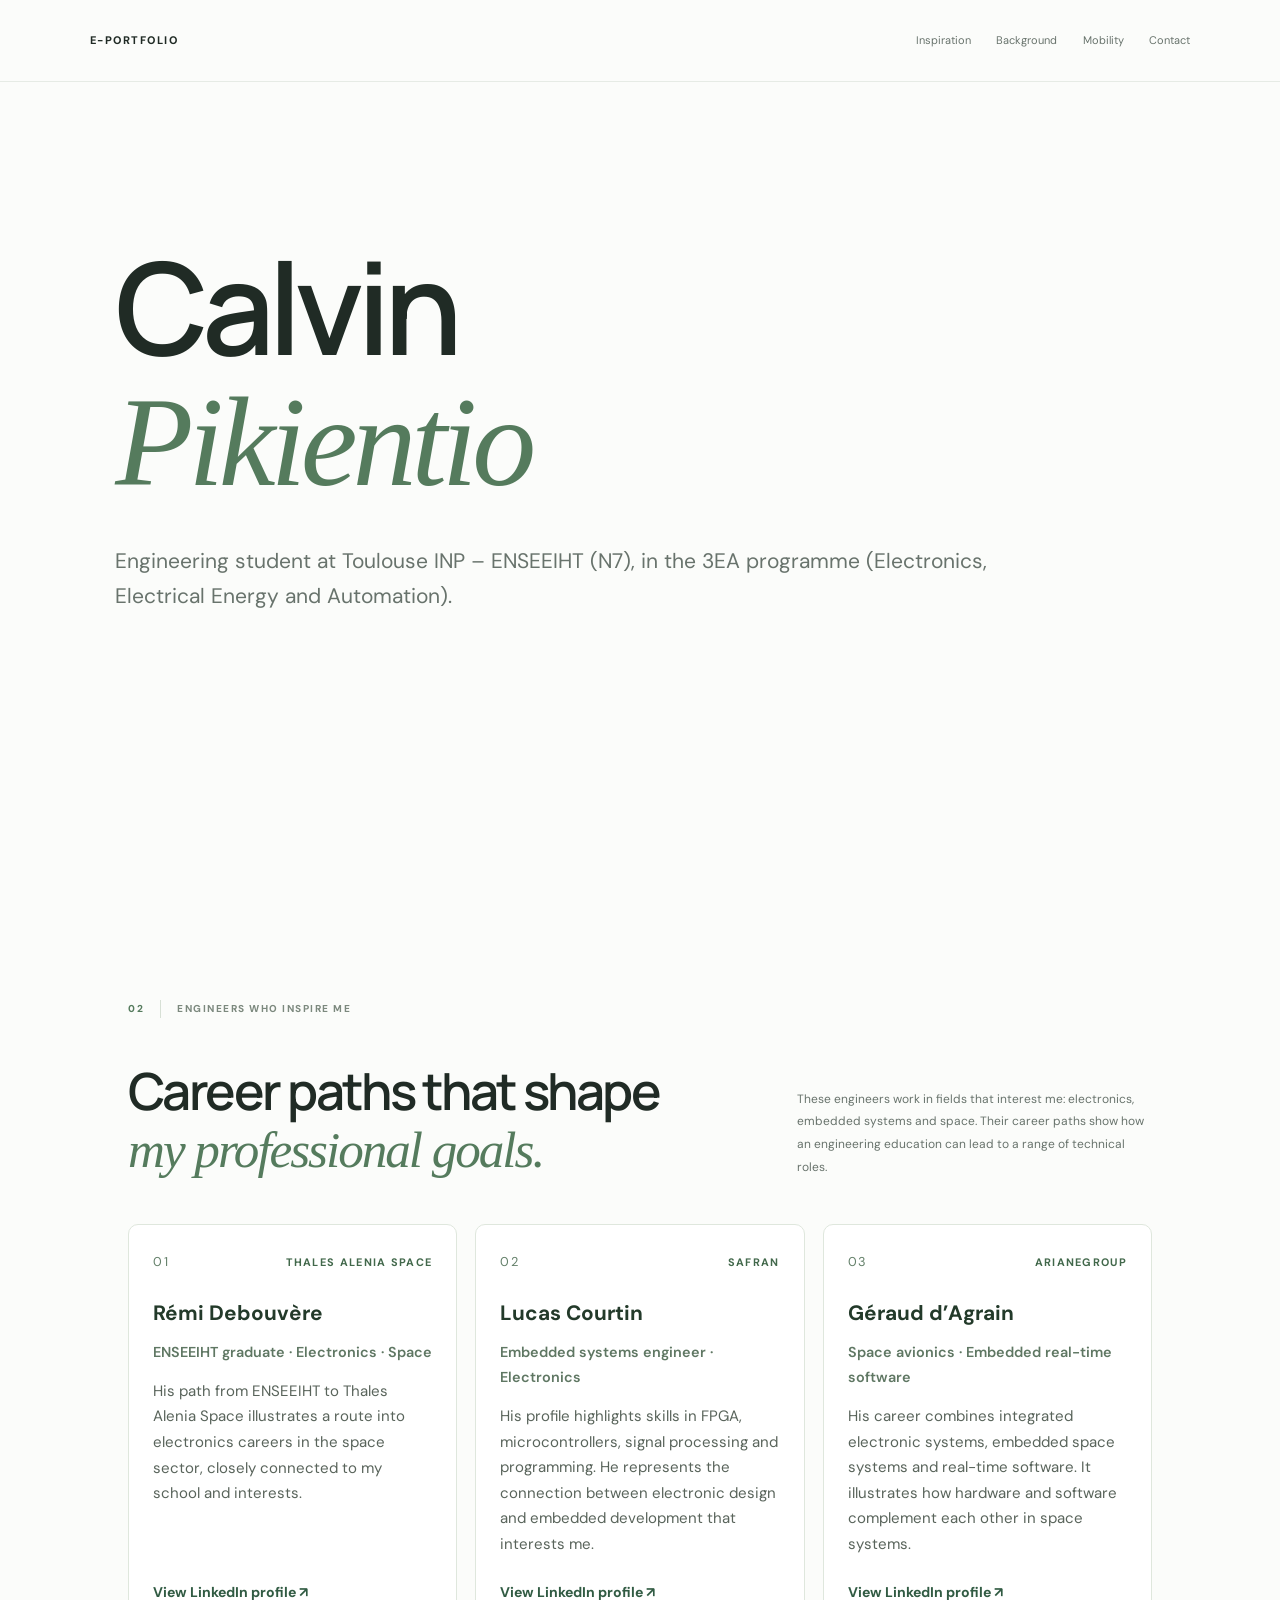
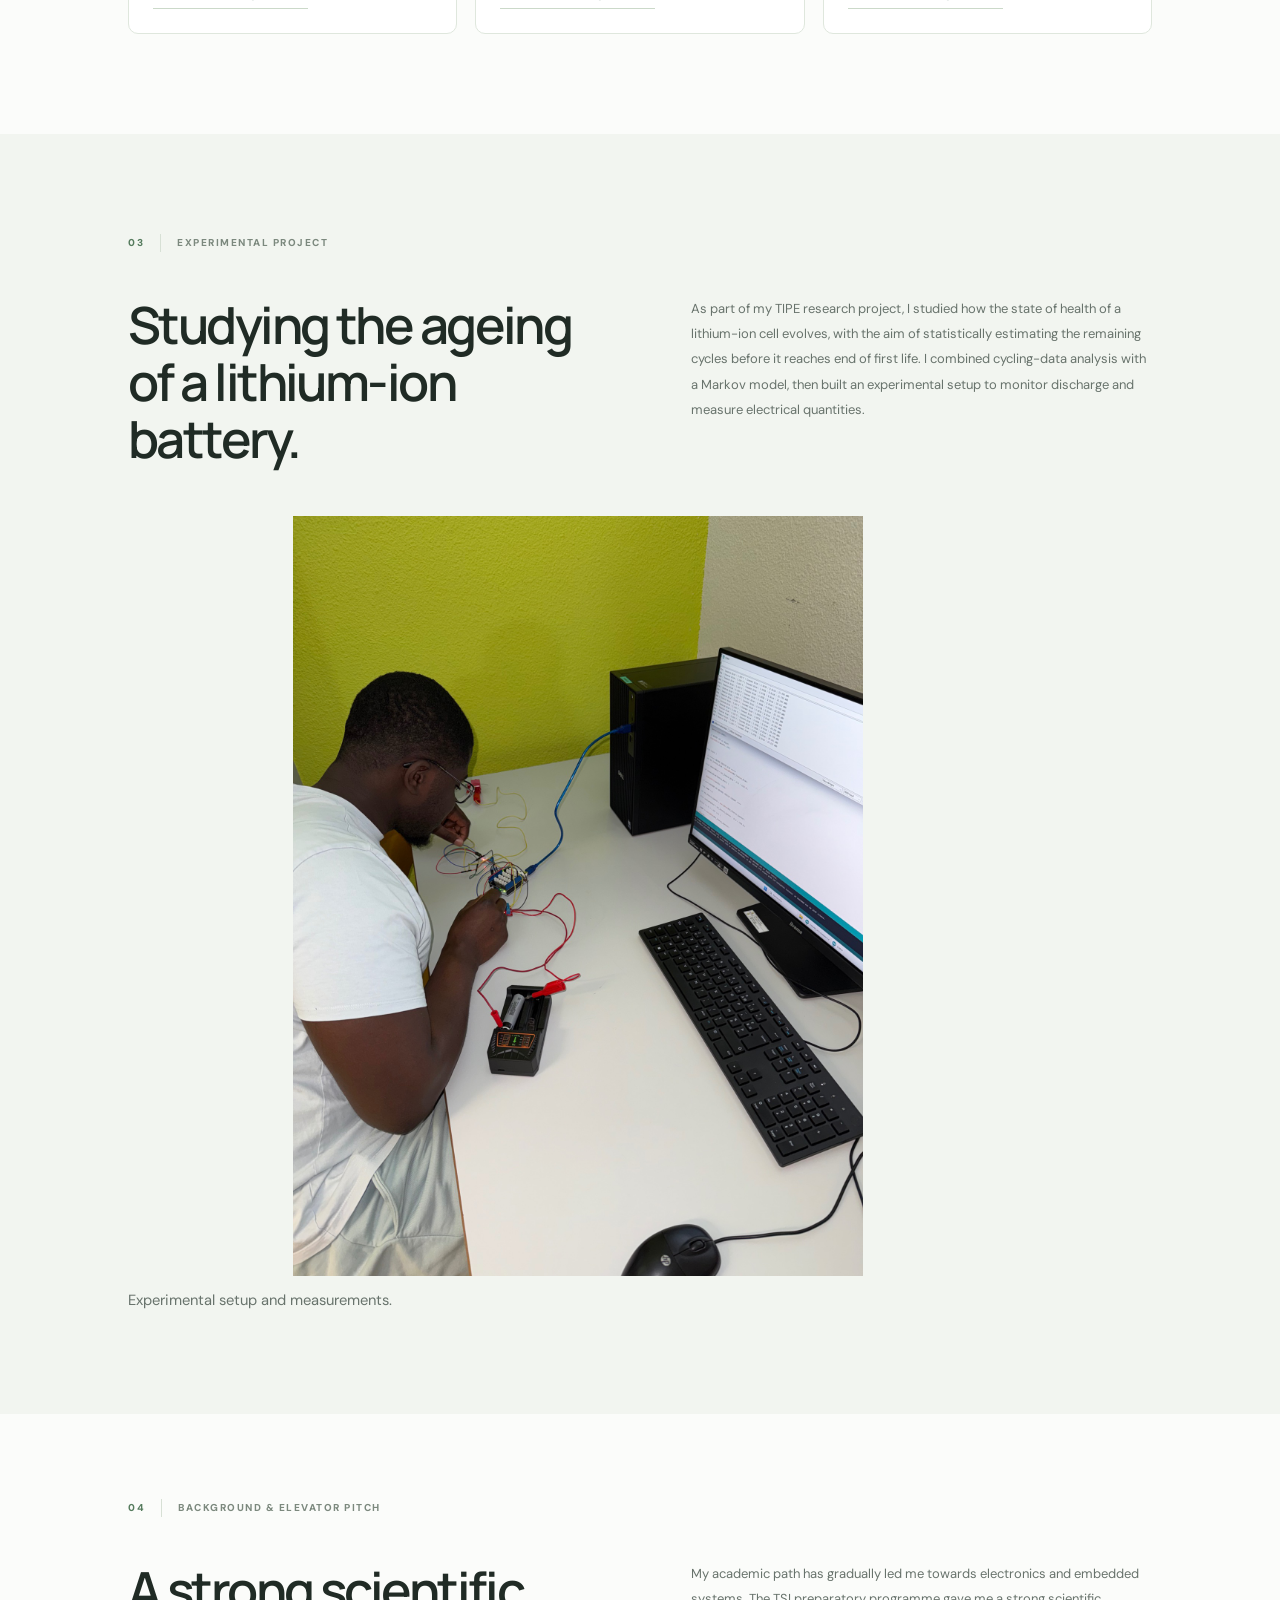
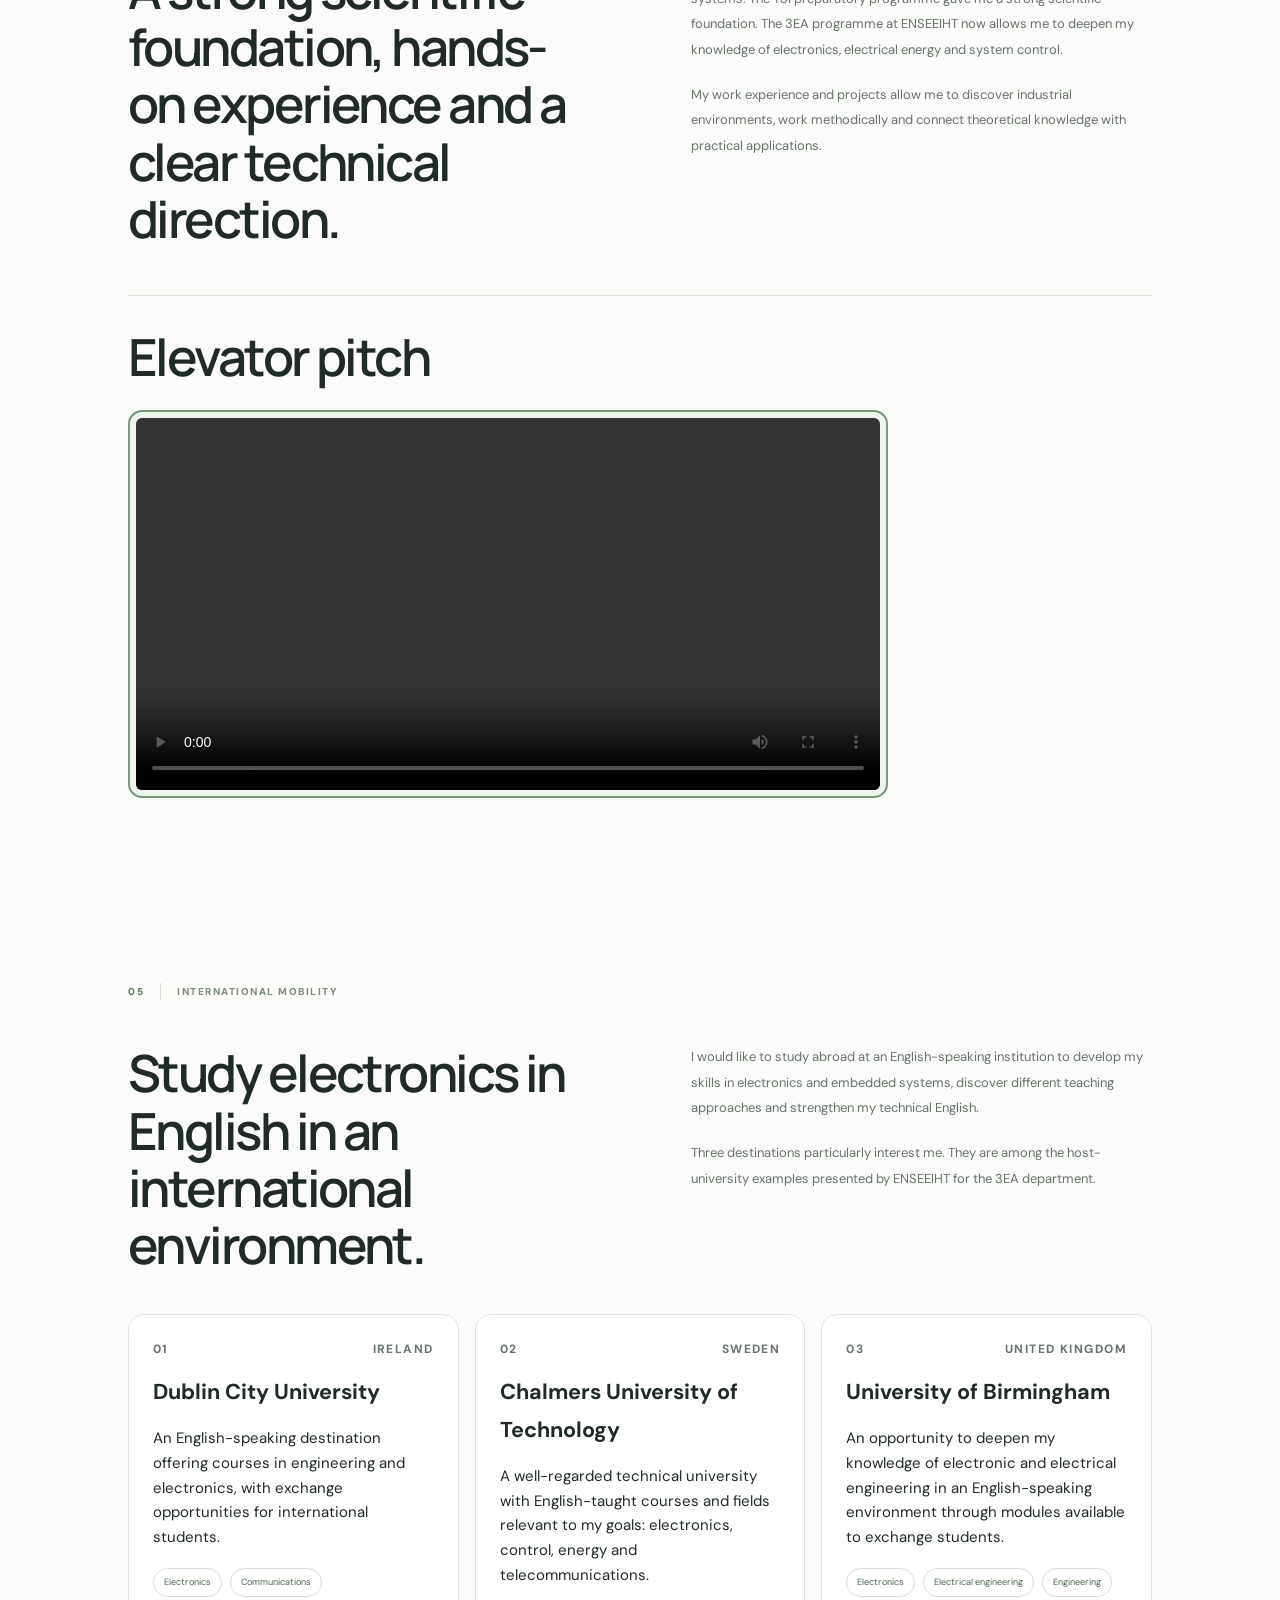
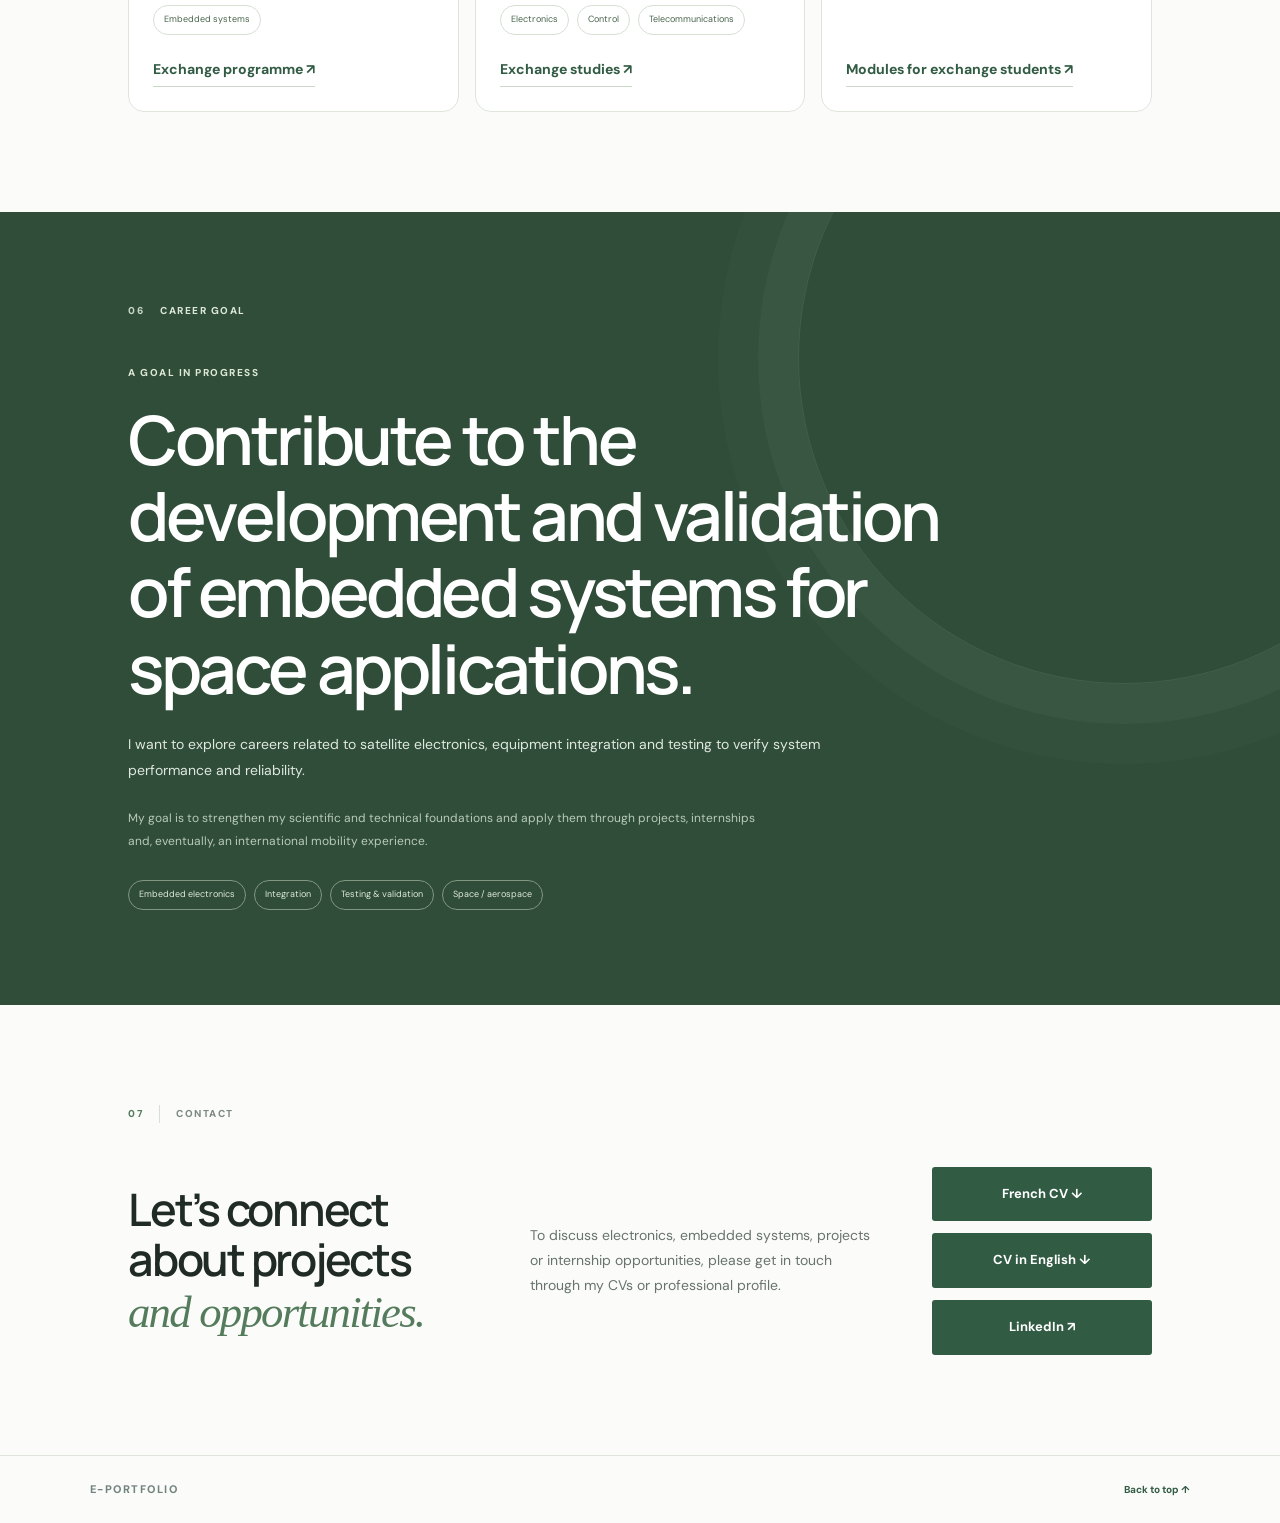
<file: index.html>
<!doctype html>
<html lang="en">
<head>
<meta charset="utf-8"><meta name="viewport" content="width=device-width, initial-scale=1">
<meta name="description" content="E-portfolio of an engineering student in the 3EA programme at Toulouse INP–ENSEEIHT, interested in electronics and embedded systems.">
<title>E-portfolio | Toulouse INP–ENSEEIHT</title>
<link rel="preconnect" href="https://fonts.googleapis.com">
<link href="https://fonts.googleapis.com/css2?family=DM+Sans:wght@400;500;600;700&family=Manrope:wght@400;500;600;700;800&display=swap" rel="stylesheet">
<link rel="stylesheet" href="styles.css">
</head>
<body>
<header>
  <a class="brand" href="#home"><span>E-PORTFOLIO</span></a>
  <button class="menu" aria-label="Open menu" aria-expanded="false">☰</button>
  <nav>
    <a href="#inspiration">Inspiration</a><a href="#background">Background</a><a href="#mobility" >Mobility</a><a href="#contact">Contact</a>
  </nav>
</header>
<main>
<section class="hero profile-hero" id="home">
  <div class="hero-text">
    <h1>Calvin<br><em>Pikientio</em></h1>
    <p class="lead">Engineering student at Toulouse INP – ENSEEIHT (N7), in the 3EA programme (Electronics, Electrical Energy and Automation).</p>
  </div>
</section>


<section class="section inspirations" id="inspiration">
  <div class="kicker">02 <span>ENGINEERS WHO INSPIRE ME</span></div>
  <div class="heading">
    <h2>Career paths that shape<br><em>my professional goals.</em></h2>
    <p>These engineers work in fields that interest me: electronics, embedded systems and space. Their career paths show how an engineering education can lead to a range of technical roles.</p>
  </div>
  <div class="inspiration-grid">
    <article class="inspiration-card">
      <div class="inspiration-top"><span class="inspiration-index">01</span><span class="inspiration-company">THALES ALENIA SPACE</span></div>
      <h3>Rémi Debouvère</h3>
      <p class="inspiration-role">ENSEEIHT graduate · Electronics · Space</p>
      <p>His path from ENSEEIHT to Thales Alenia Space illustrates a route into electronics careers in the space sector, closely connected to my school and interests.</p>
      <a class="inspiration-link" href="https://fr.linkedin.com/in/remidebouvere" target="_blank" rel="noopener noreferrer">View LinkedIn profile ↗</a>
    </article>
    <article class="inspiration-card">
      <div class="inspiration-top"><span class="inspiration-index">02</span><span class="inspiration-company">SAFRAN</span></div>
      <h3>Lucas Courtin</h3>
      <p class="inspiration-role">Embedded systems engineer · Electronics</p>
      <p>His profile highlights skills in FPGA, microcontrollers, signal processing and programming. He represents the connection between electronic design and embedded development that interests me.</p>
      <a class="inspiration-link" href="https://fr.linkedin.com/in/lucas-courtin" target="_blank" rel="noopener noreferrer">View LinkedIn profile ↗</a>
    </article>
    <article class="inspiration-card">
      <div class="inspiration-top"><span class="inspiration-index">03</span><span class="inspiration-company">ARIANEGROUP</span></div>
      <h3>Géraud d’Agrain</h3>
      <p class="inspiration-role">Space avionics · Embedded real-time software</p>
      <p>His career combines integrated electronic systems, embedded space systems and real-time software. It illustrates how hardware and software complement each other in space systems.</p>
      <a class="inspiration-link" href="https://fr.linkedin.com/in/geraud-d-agrain" target="_blank" rel="noopener noreferrer">View LinkedIn profile ↗</a>
    </article>
  </div>
</section>

<section class="section projects" id="project">
  <div class="kicker">03 <span>EXPERIMENTAL PROJECT</span></div>
  <div class="two">
    <div><h2>Studying the ageing of a lithium-ion battery.</h2></div>
    <div class="copy">
      <p>As part of my TIPE research project, I studied how the state of health of a lithium-ion cell evolves, with the aim of statistically estimating the remaining cycles before it reaches end of first life. I combined cycling-data analysis with a Markov model, then built an experimental setup to monitor discharge and measure electrical quantities.</p>
    </div>
  </div>
  <div class="project-gallery">
    <figure><img src="images/battery-experiment-1.jpg" alt="Experimental setup for measuring and discharging a lithium-ion cell"><figcaption>Experimental setup and measurements.</figcaption></figure>
  </div>
</section>

<section class="section career" id="background">
  <div class="kicker">04 <span>BACKGROUND & ELEVATOR PITCH</span></div>
  <div class="two">
    <div><h2>A strong scientific foundation, hands-on experience and a clear technical direction.</h2></div>
    <div class="copy">
      <p>My academic path has gradually led me towards electronics and embedded systems. The TSI preparatory programme gave me a strong scientific foundation. The 3EA programme at ENSEEIHT now allows me to deepen my knowledge of electronics, electrical energy and system control.</p>
      <p>My work experience and projects allow me to discover industrial environments, work methodically and connect theoretical knowledge with practical applications.</p>
    </div>
  </div>
  <div class="pitch-block" id="elevator-pitch" style="margin-top:3rem;padding-top:2rem;border-top:1px solid var(--line, #ccc);">
    <h2>Elevator pitch</h2>
    <video controls playsinline preload="metadata" style="display:block;width:100%;max-width:760px;box-sizing:border-box;margin-top:1.5rem;padding:6px;border:2px solid #78977b;border-radius:14px;background:#eef4ee;">
      <source src="media/pitch-video.mp4" type="video/mp4">
      Your browser does not support embedded video. Please open the video file directly.
    </video>
  </div>
</section>

<section class="section mobility" id="mobility">
  <div class="kicker">05 <span>INTERNATIONAL MOBILITY</span></div>
  <div class="two">
    <div><h2>Study electronics in English in an international environment.</h2></div>
    <div class="copy">
      <p>I would like to study abroad at an English-speaking institution to develop my skills in electronics and embedded systems, discover different teaching approaches and strengthen my technical English.</p>
      <p>Three destinations particularly interest me. They are among the host-university examples presented by ENSEEIHT for the 3EA department.</p>
    </div>
  </div>
  <div class="mobility-grid">
    <article class="mobility-card">
      <div class="mobility-card-top"><span>01</span><span>IRELAND</span></div>
      <h3>Dublin City University</h3>
      <p>An English-speaking destination offering courses in engineering and electronics, with exchange opportunities for international students.</p>
      <div class="tags"><span>Electronics</span><span>Communications</span><span>Embedded systems</span></div>
      <a class="inspiration-link" href="https://www.dcu.ie/placement/dcu-incoming-exchange-programme" target="_blank" rel="noopener noreferrer">Exchange programme ↗</a>
    </article>
    <article class="mobility-card">
      <div class="mobility-card-top"><span>02</span><span>SWEDEN</span></div>
      <h3>Chalmers University of Technology</h3>
      <p>A well-regarded technical university with English-taught courses and fields relevant to my goals: electronics, control, energy and telecommunications.</p>
      <div class="tags"><span>Electronics</span><span>Control</span><span>Telecommunications</span></div>
      <a class="inspiration-link" href="https://www.chalmers.se/en/education/study-at-chalmers/exchange-studies/" target="_blank" rel="noopener noreferrer">Exchange studies ↗</a>
    </article>
    <article class="mobility-card">
      <div class="mobility-card-top"><span>03</span><span>UNITED KINGDOM</span></div>
      <h3>University of Birmingham</h3>
      <p>An opportunity to deepen my knowledge of electronic and electrical engineering in an English-speaking environment through modules available to exchange students.</p>
      <div class="tags"><span>Electronics</span><span>Electrical engineering</span><span>Engineering</span></div>
      <a class="inspiration-link" href="https://www.birmingham.ac.uk/study/international/study-abroad-exchange/exchange-programme/modules" target="_blank" rel="noopener noreferrer">Modules for exchange students ↗</a>
    </article>
  </div>
</section>



<section class="horizon" id="avenir"><div class="section">
  <div class="kicker light">06 <span>CAREER GOAL</span></div>
  <p class="eyebrow">A GOAL IN PROGRESS</p>
  <h2>Contribute to the development and validation of embedded systems for space applications.</h2>
  <p class="lead">I want to explore careers related to satellite electronics, equipment integration and testing to verify system performance and reliability.</p>
  <p class="sub">My goal is to strengthen my scientific and technical foundations and apply them through projects, internships and, eventually, an international mobility experience.</p>
  <div class="future-tags"><span>Embedded electronics</span><span>Integration</span><span>Testing & validation</span><span>Space / aerospace</span></div>
</div></section>


</main>

<section class="section contact" id="contact">
  <div class="kicker">07 <span>CONTACT</span></div>
  <div class="heading contact-heading"><h2>Let’s connect about projects <em>and opportunities.</em></h2><p>To discuss electronics, embedded systems, projects or internship opportunities, please get in touch through my CVs or professional profile.</p><div class="actions contact-links"><a class="btn" href="documents/CV_Calvin_Pikientio_FR.pdf" download>French CV ↓</a><a class="btn" href="documents/CV_Calvin_Pikientio_EN.pdf" download>CV in English ↓</a><a class="btn" href="https://www.linkedin.com/in/calvin-pikientio-29a532433/" target="_blank" rel="noopener noreferrer">LinkedIn ↗</a></div></div>
</section>
<footer><a class="brand" href="#home"><span>E-PORTFOLIO</span></a><a href="#home">Back to top ↑</a></footer>
<script src="script.js"></script>
</body></html>
</file>
<file: styles.css>
:root{--ink:#153743;--muted:#587076;--forest:#174e43;--leaf:#398064;--lime:#c9dfa1;--mint:#e5f0e7;--sky:#b9dce9;--blue:#286780;--paper:#f7f7f1;--line:#d7e1d8}*{box-sizing:border-box}html{scroll-behavior:smooth;scroll-padding-top:85px}body{margin:0;background:var(--paper);color:var(--ink);font:15px/1.75 'DM Sans',sans-serif}a{color:inherit;text-decoration:none}header{height:82px;padding:0 7vw;display:flex;align-items:center;justify-content:space-between;position:sticky;top:0;z-index:5;background:#f7f7f1ef;backdrop-filter:blur(14px);border-bottom:1px solid #d7e1d899}.brand{display:flex;align-items:center;gap:11px;font-size:10px;font-weight:800;letter-spacing:.14em;line-height:1.4}.brand b{display:grid;place-items:center;background:var(--forest);color:white;width:37px;height:37px;border-radius:11px 11px 11px 3px;font:13px 'Manrope',sans-serif;letter-spacing:-.04em}.brand small{display:block;color:#718b82;font-size:8px;letter-spacing:.16em}.menu{display:none}nav{display:flex;gap:clamp(12px,2vw,27px);font-size:11px;color:var(--muted)}nav a:hover{color:var(--leaf)}.hero{max-width:1440px;margin:auto;min-height:620px;padding:76px 9vw 85px;display:grid;grid-template-columns:1.05fr .95fr;gap:5vw;align-items:center}.eyebrow{font-size:10px;letter-spacing:.15em;color:var(--leaf);font-weight:800}.hero h1{font:600 clamp(42px,5.3vw,73px)/1.08 Manrope,sans-serif;letter-spacing:-.055em;margin:23px 0}.hero h1 em,h2 em{font:italic 400 1em Georgia,serif;color:var(--leaf);letter-spacing:-.04em}.lead{color:var(--muted);font-size:14px;line-height:1.9;max-width:530px}.actions{display:flex;align-items:center;gap:25px;flex-wrap:wrap}.btn{display:inline-block;margin-top:22px;background:var(--forest);color:white;padding:13px 18px;font-size:11px;font-weight:700;border-radius:3px}.btn:hover{background:var(--blue)}.plain-link{font-size:11px;font-weight:700;color:var(--muted);margin-top:22px}.note{margin-top:38px;padding-left:35px;position:relative;font-size:10px;color:#6c817f;line-height:1.8}.note:before{content:'';position:absolute;left:0;top:9px;width:24px;height:1px;background:var(--leaf)}.note strong{color:var(--ink)}.landscape{height:465px;max-width:470px;width:100%;justify-self:end;position:relative;overflow:hidden;border-radius:48% 48% 4px 4px;background:linear-gradient(#b9dce9,#e2ead9 57%,#83b18a);box-shadow:0 22px 60px #214c4118}.sun{position:absolute;width:82px;height:82px;border-radius:50%;right:19%;top:60px;background:#f5e7b9;box-shadow:0 0 0 16px #f5e7b927,0 0 50px #fff4cf}.orbit{position:absolute;width:350px;height:125px;left:8%;top:83px;border:1px solid #28678055;border-radius:50%;transform:rotate(-24deg)}.orbit-two{width:285px;height:100px;left:16%;top:102px;transform:rotate(28deg);border-color:#174e4338}.hill{position:absolute;left:-8%;width:116%;bottom:0}.h1{height:56%;background:#80b28a;clip-path:polygon(0 55%,12% 40%,22% 53%,34% 23%,44% 47%,55% 13%,67% 45%,79% 28%,91% 46%,100% 31%,100% 100%,0 100%)}.h2{height:43%;background:#347b60;clip-path:polygon(0 46%,10% 28%,19% 48%,30% 18%,40% 43%,53% 23%,64% 48%,77% 14%,88% 39%,100% 26%,100% 100%,0 100%)}.h3{height:30%;background:#174e43;clip-path:polygon(0 45%,12% 16%,24% 42%,36% 22%,49% 50%,62% 12%,74% 42%,86% 20%,100% 40%,100% 100%,0 100%)}.circuit{position:absolute;z-index:2;top:42%;left:7%;width:180px;padding:15px;background:#f7f7f1ef;box-shadow:0 10px 35px #15374322;backdrop-filter:blur(8px);font-size:11px}.circuit small{color:var(--leaf);font-weight:800;letter-spacing:.15em;font-size:8px}.circuit hr{margin:8px 0;width:70%;border:0;border-top:1px solid #5894a1}.circuit hr:nth-of-type(2){width:92%}.circuit i{font:italic 13px Georgia}.land-label{position:absolute;z-index:3;bottom:18px;left:22px;right:22px;color:white;font-size:8px;letter-spacing:.12em;font-weight:800;display:flex;justify-content:space-between}.strip{padding:24px 10vw;background:#e8eee5;color:#45635b;font-size:12px;display:flex;gap:25px;align-items:center}.strip span{color:var(--leaf);font-size:9px;font-weight:800;letter-spacing:.14em;text-transform:uppercase;white-space:nowrap}.strip strong{color:var(--forest);font-weight:600}.section{max-width:1440px;margin:auto;padding:100px 10vw}.kicker{display:flex;gap:16px;align-items:center;color:var(--leaf);font-size:10px;letter-spacing:.15em;font-weight:800;margin-bottom:44px}.kicker span{border-left:1px solid #c6d6cb;padding-left:16px;color:#6b827c}h2{font:600 clamp(32px,4vw,54px)/1.12 Manrope,sans-serif;letter-spacing:-.05em;margin:0}.two{display:grid;grid-template-columns:1fr 1fr;gap:8vw}.copy{font-size:13px;line-height:1.95;color:var(--muted)}.copy p{margin-top:0;margin-bottom:20px}.tags{display:flex;gap:8px;flex-wrap:wrap;margin-top:23px}.tags span,.future-tags span{font-size:9px;padding:6px 10px;border:1px solid #cbdcd0;border-radius:30px;color:var(--forest)}.projects,.engagement{max-width:none;background:#edf2eb;padding-left:max(10vw,calc((100vw - 1240px)/2));padding-right:max(10vw,calc((100vw - 1240px)/2))}.heading{display:flex;justify-content:space-between;align-items:end;gap:45px;margin-bottom:45px}.heading h2{max-width:620px}.heading>p{max-width:355px;color:var(--muted);font-size:12px;line-height:1.9;margin:0}.project-grid{display:grid;grid-template-columns:1.1fr .9fr;gap:18px}.project{padding:30px;background:#fffefa;border:1px solid #e0e7dd;box-shadow:0 20px 55px #1e463a0a}.project-meta{display:flex;justify-content:space-between;align-items:center;color:#6b8479;font-size:8px;font-weight:800;letter-spacing:.12em;gap:10px}.project-symbol{display:grid;place-items:center;background:var(--mint);color:var(--forest);border-radius:50%;width:36px;height:36px;font-size:22px;flex-shrink:0}.project h3{font:600 22px/1.3 Manrope,sans-serif;letter-spacing:-.035em;margin:23px 0 12px}.project p{font-size:12px;color:var(--muted);line-height:1.9}.project-detail{display:grid;grid-template-columns:1fr 1fr;gap:14px;margin:22px 0;padding:18px 0;border-top:1px solid #e0e8e0;border-bottom:1px solid #e0e8e0}.project-detail small{display:block;color:#6b8479;font-size:8px;letter-spacing:.12em;font-weight:800;margin-bottom:6px}.project-detail strong{font-size:11px;font-weight:600;line-height:1.6;display:block}.disclaimer{font-size:10px!important;font-style:italic;color:#7b8e8a!important;margin-top:22px}.secondary{background:#f8faf5}.secondary .tags{margin-top:24px}.mobility{padding-top:100px;padding-bottom:100px}.mobility-status{display:flex;align-items:center;gap:10px;margin-top:25px;color:var(--forest);font-size:10px}.mobility-status span{width:7px;height:7px;background:#8ebd75;border-radius:50%}.activity-grid{display:grid;grid-template-columns:repeat(3,1fr);gap:15px}.activity-grid article{padding:23px;border:1px solid #d5e1d6;background:#f8faf5}.activity-grid article>span{color:var(--leaf);font-size:10px;font-weight:800;letter-spacing:.12em}.activity-grid h3{font-size:15px;margin:22px 0 8px}.activity-grid p{font-size:11px;line-height:1.8;color:var(--muted);margin:0}.horizon{background:#143f4b;color:white;position:relative;overflow:hidden}.horizon:after{content:'';position:absolute;right:-170px;top:-180px;width:650px;height:650px;border:1px solid #c9dfa12b;border-radius:50%;box-shadow:0 0 0 40px #c9dfa10a,0 0 0 80px #c9dfa108}.horizon .section{position:relative;z-index:1;padding-top:90px;padding-bottom:95px}.light{color:#b7cec9}.light span{color:var(--lime)}.light span:first-child{border:0;padding:0}.horizon .eyebrow{color:var(--lime);margin-top:12px}.horizon h2{font-size:clamp(38px,5.5vw,68px);max-width:850px;margin:20px 0 25px}.horizon h2 em{color:var(--lime)}.horizon .lead{color:#d2e0dd;max-width:700px}.sub{color:#a9c2c0;font-size:12px;max-width:630px;line-height:1.9;margin-top:23px}.future-tags{display:flex;flex-wrap:wrap;gap:8px;margin-top:28px}.future-tags span{border-color:#73918c;color:#d2e0dd}.career{padding-top:85px;padding-bottom:85px}.career .copy .disclaimer{border-top:1px solid var(--line);padding-top:16px}footer{border-top:1px solid #dbe3da;padding:25px 7vw;display:flex;justify-content:space-between;align-items:center;color:#71837f;font-size:10px}footer>a:last-child{font-weight:700;color:var(--forest)}@media(max-width:900px){.hero{padding-left:7vw;padding-right:7vw;grid-template-columns:1fr .85fr;gap:3vw}.landscape{height:410px}.section{padding:80px 7vw}.projects,.engagement{padding-left:7vw;padding-right:7vw}.two{gap:5vw}nav{gap:12px;font-size:10px}.project-grid{grid-template-columns:1fr 1fr}}@media(max-width:650px){header{height:70px;padding:0 6vw}.menu{display:block;border:0;background:none;font-size:23px;color:var(--ink)}nav{display:none;position:absolute;top:69px;left:0;right:0;background:var(--paper);padding:20px 6vw;flex-direction:column;border-bottom:1px solid var(--line);font-size:12px}nav.open{display:flex}.hero{display:flex;flex-direction:column;align-items:stretch;padding-top:52px;gap:38px}.hero h1{font-size:clamp(42px,12vw,60px)}.landscape{height:370px;max-width:none}.strip{padding:22px 7vw;display:block}.strip span{display:block;margin-bottom:6px}.section{padding:70px 7vw}.two{grid-template-columns:1fr;gap:22px}.heading{display:block}.heading>p{margin-top:20px}.project-grid,.activity-grid{grid-template-columns:1fr}.project{padding:24px}.project-detail{grid-template-columns:1fr}.projects,.engagement{padding-left:7vw;padding-right:7vw}.horizon .section{padding-top:75px;padding-bottom:80px}footer{padding:25px 6vw;flex-wrap:wrap;gap:18px}footer>span{order:3;width:100%}}
/* CV download links */
.cv-downloads{margin-top:22px}
.cv-downloads>p:first-child{margin-bottom:4px}
.cv-downloads .actions{gap:12px;flex-wrap:wrap}
.cv-downloads .btn{margin-top:12px}
.cv-downloads .disclaimer{margin-top:22px}

/* Direction visuelle : vert sobre, accents discrets, illustration abstraite */
:root{--ink:#202b25;--muted:#68736c;--forest:#315b43;--leaf:#557b5d;--lime:#dce7d8;--mint:#edf2eb;--sky:#dfe8df;--blue:#496c56;--paper:#fbfcfa;--line:#dfe5dd}
body{background:var(--paper);color:var(--ink)}header{background:#fbfcfaee;border-bottom-color:#dfe5ddbb}.brand b{background:var(--forest);border-radius:4px}.brand small{color:#7a887d}
nav a:hover,.plain-link:hover{color:var(--leaf)}.hero h1 em,h2 em{color:var(--leaf)}.btn{background:var(--forest);border-radius:3px}.btn:hover{background:#244632}
.note{color:#7a867d}.note strong{color:var(--ink)}
.landscape{height:430px;border-radius:14px;background:linear-gradient(155deg,#edf2eb 0%,#e3ebe1 55%,#d4e1d3 100%);box-shadow:none;border:1px solid #dce5da}
.sun{width:68px;height:68px;right:20%;top:62px;background:#f9fbf6;box-shadow:0 0 0 14px #ffffff45}.orbit{border-color:#78927b55}.orbit-two{border-color:#315b4330}
.h1{background:#b9cbb6;opacity:.72}.h2{background:#819d83;opacity:.78}.h3{background:#496f53;opacity:.9}
.circuit{background:#fbfcfaef;box-shadow:0 8px 24px #233a2b0d;border:1px solid #e0e7df}.circuit small{color:var(--leaf)}.circuit hr{border-top-color:#a8b9a7}.circuit i{color:#526a56}
.strip{background:#f0f4ee;color:#66756a}.strip span{color:var(--leaf)}.strip strong{color:#38533e}
.kicker{color:var(--leaf)}.kicker span{border-left-color:#d7e0d5;color:#7c897e}.tags span,.future-tags span{border-color:#d5e0d3;color:#49654d}
.projects,.engagement{background:#f2f5f0}.project{background:#fff;border-color:#e4e9e2;box-shadow:0 12px 35px #203a2808}.project-symbol{background:#edf2eb;color:var(--forest)}
.project-meta,.project-detail small{color:#78877a}.project-detail{border-color:#e5ebe3}.secondary,.activity-grid article{background:#fafcf9}.activity-grid article{border-color:#e0e8df}
.mobility-status{color:var(--forest)}.mobility-status span{background:#6e9270}
.horizon{background:#2f4d38}.horizon:after{border-color:#dce7d81c;box-shadow:0 0 0 40px #dce7d808,0 0 0 80px #dce7d805}
.light{color:#c8d7c8}.light span{color:#dce7d8}.horizon .eyebrow,.horizon h2 em{color:#dce7d8}.horizon .lead{color:#e0e8df}.sub{color:#b9cabb}.future-tags span{border-color:#819782;color:#e0e8df}
.career .copy .disclaimer{border-top-color:var(--line)}footer{border-top-color:var(--line)}footer>a:last-child{color:var(--forest)}.cv-actions{gap:12px;flex-wrap:wrap}.cv-actions .btn{margin-top:12px}
@media(max-width:650px){nav{background:var(--paper);border-bottom-color:var(--line)}.landscape{height:350px;border-radius:12px}}

/* Visuel discret lié aux systèmes embarqués */
.hero-image-tech{margin:26px 0 0;max-width:560px;overflow:hidden;border:1px solid #dce5da;border-radius:12px;background:#edf2eb}
.hero-image-tech img{display:block;width:100%;height:auto;max-height:320px;object-fit:cover}
@media(max-width:650px){.hero-image-tech{margin-top:18px;border-radius:10px}.hero-image-tech img{max-height:240px}}

/* Profils professionnels inspirants */
.inspiration-grid{display:grid;grid-template-columns:repeat(3,minmax(0,1fr));gap:18px;margin-top:38px}
.inspiration-card{padding:26px 24px 24px;background:#fff;border:1px solid #dfe7dd;border-radius:10px;display:flex;flex-direction:column;align-items:flex-start;min-height:100%}
.inspiration-top{width:100%;display:flex;align-items:center;justify-content:space-between;gap:12px;margin-bottom:22px}
.inspiration-index{font-size:.8rem;color:#64806a;letter-spacing:.12em}
.inspiration-company{font-size:.68rem;font-weight:700;letter-spacing:.12em;color:#42684b;text-align:right}
.inspiration-card h3{font-size:1.3rem;margin:0 0 8px;color:#233a2a}
.inspiration-role{font-size:.9rem;color:#5f7763;font-weight:600;margin:0 0 14px}
.inspiration-card>p:not(.inspiration-role){font-size:.94rem;line-height:1.7;color:#59645b;margin:0 0 22px}
.inspiration-link{margin-top:auto;color:#315b43;font-size:.88rem;font-weight:700;text-decoration:none;border-bottom:1px solid #cbd9c9;padding-bottom:4px}
.inspiration-link:hover{color:#244632;border-color:#315b43}
.inspiration-note{font-size:.78rem;color:#7b877c;margin-top:18px}
@media(max-width:850px){.inspiration-grid{grid-template-columns:1fr;gap:14px}.inspiration-card{min-height:0}}

/* Mobilité internationale */
.mobility-grid{display:grid;grid-template-columns:repeat(3,minmax(0,1fr));gap:1rem;margin-top:2.5rem}
.mobility-card{padding:1.5rem;border:1px solid var(--line,#dfe5df);border-radius:1rem;background:var(--surface,#fff);display:flex;flex-direction:column;align-items:flex-start;gap:.9rem}
.mobility-card-top{display:flex;justify-content:space-between;width:100%;font-size:.75rem;letter-spacing:.12em;color:var(--muted,#66736a);font-weight:700}
.mobility-card h3{margin:0;font-size:1.35rem}
.mobility-card p{margin:0;line-height:1.65}
.mobility-card .tags{margin-top:.2rem}
.mobility-card .inspiration-link{margin-top:auto;padding-top:.5rem}
.mobility-note{margin-top:1.5rem;font-size:.9rem;color:var(--muted,#66736a);line-height:1.6}
@media(max-width:850px){.mobility-grid{grid-template-columns:1fr}}

/* Visuel d'accueil : satellite et Terre, en remplacement du paysage forestier */
.hero-visual{min-height:420px;border:1px solid #dce5da;border-radius:22px;background-image:linear-gradient(180deg,rgba(9,31,55,.02),rgba(9,31,55,.08)),url('images/satellite-earth.png');background-size:cover;background-position:center;background-repeat:no-repeat;box-shadow:0 18px 50px rgba(20,45,70,.08)}
.contact-links{display:flex;flex-wrap:wrap;gap:.8rem}
@media(max-width:650px){.hero-visual{min-height:300px;border-radius:16px}}

/* Minimal profile cover */
.profile-hero{min-height:calc(100vh - 82px);padding-top:70px;padding-bottom:70px}
.profile-hero .hero-text{align-self:center}
.profile-hero .eyebrow{font-size:12px;letter-spacing:.16em}
.profile-hero h1{font-size:clamp(58px,8vw,108px);margin:24px 0 18px;line-height:.98}
.profile-hero .lead{font-size:17px;color:var(--muted)}
@media(max-width:650px){.profile-hero{min-height:auto;padding-top:55px;padding-bottom:55px}.profile-hero h1{font-size:clamp(54px,15vw,82px)}}

/* Couverture textuelle, sans image ni badge de filière */
.profile-hero{display:block;min-height:calc(100vh - 82px);padding-top:clamp(100px,18vh,190px);padding-bottom:100px}
.profile-hero .hero-text{max-width:900px}
.profile-hero h1{font-size:clamp(64px,10vw,132px);margin:0 0 28px}
.profile-hero .lead{font-size:clamp(17px,2vw,22px);max-width:720px}
.brand{font-size:11px}
@media(max-width:650px){.profile-hero{min-height:auto;padding-top:100px;padding-bottom:100px}.profile-hero h1{font-size:clamp(58px,16vw,90px)}}

/* Ajustement couverture : description sur une ligne lorsque l’écran le permet */
.profile-hero .lead{max-width:none;width:100%;font-size:clamp(16px,1.65vw,21px);line-height:1.65}

.project-gallery{display:grid;grid-template-columns:minmax(0,1fr);gap:1.5rem;margin-top:3rem;max-width:900px}
.project-gallery figure{margin:0;min-width:0}
.project-gallery img{display:block;width:100%;height:auto;max-height:760px;object-fit:contain;object-position:center;border-radius:12px}
.project-gallery figcaption{margin-top:.8rem;color:var(--muted,#68756c);font-size:.92rem}
@media(max-width:700px){.project-gallery img{max-height:none;object-fit:contain;background:#f2f4f1}}

/* Final polish: balanced contact layout and uncropped experiment photo */
.contact-heading{display:grid;grid-template-columns:minmax(0,1fr) minmax(0,1fr) 220px;align-items:center;gap:clamp(24px,4vw,64px);margin-bottom:0}
.contact-heading h2{max-width:440px;font-size:clamp(34px,3.5vw,48px);line-height:1.13}
.contact-heading h2 em{display:inline}
.contact-heading>p{max-width:390px;font-size:14px;line-height:1.8}
.contact-links{display:flex;flex-direction:column;align-items:stretch;gap:12px}
.contact-links .btn{margin:0;text-align:center;white-space:nowrap;padding:16px 14px;font-size:13px}
@media(max-width:900px){.contact-heading{grid-template-columns:1fr 1fr;gap:24px}.contact-heading .contact-links{grid-column:1/-1;flex-direction:row;flex-wrap:wrap}.contact-links .btn{flex:1}}
@media(max-width:650px){.contact-heading{display:block}.contact-heading>p{margin-top:20px}.contact-heading .contact-links{display:flex;flex-direction:column;margin-top:20px}.contact-links .btn{width:100%}}
</file>
